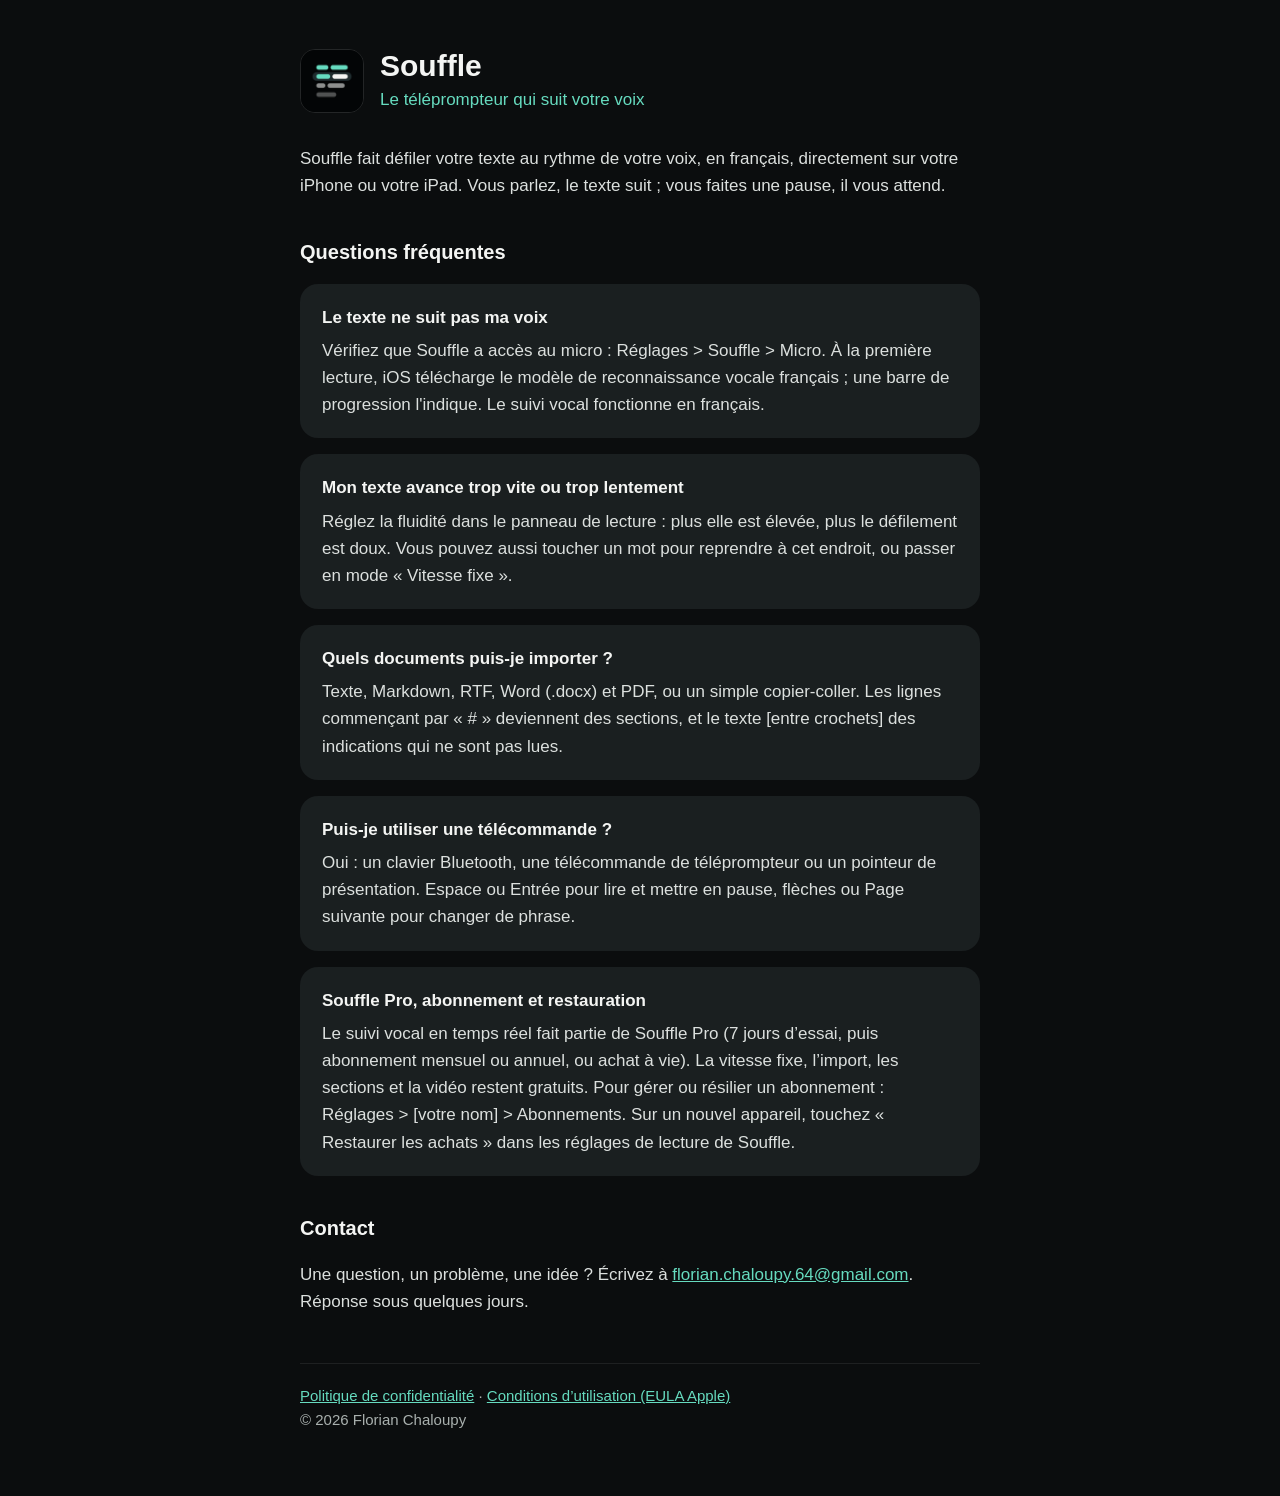
<file: index.html>
<!doctype html>
<html lang="fr">
<head>
<meta charset="utf-8">
<meta name="viewport" content="width=device-width, initial-scale=1">
<title>Souffle – Assistance</title>
<meta name="description" content="Souffle, le téléprompteur qui suit votre voix : aide et contact.">
<link rel="icon" href="icone.png">
<link rel="stylesheet" href="style.css">
</head>
<body>
<main>
<header>
  <img src="icone.png" alt="">
  <div><h1>Souffle</h1><p>Le téléprompteur qui suit votre voix</p></div>
</header>

<p>Souffle fait défiler votre texte au rythme de votre voix, en français, directement sur votre iPhone ou votre iPad. Vous parlez, le texte suit ; vous faites une pause, il vous attend.</p>

<h2>Questions fréquentes</h2>

<div class="card"><h3>Le texte ne suit pas ma voix</h3>
<p>Vérifiez que Souffle a accès au micro : Réglages &gt; Souffle &gt; Micro. À la première lecture, iOS télécharge le modèle de reconnaissance vocale français ; une barre de progression l'indique. Le suivi vocal fonctionne en français.</p></div>

<div class="card"><h3>Mon texte avance trop vite ou trop lentement</h3>
<p>Réglez la fluidité dans le panneau de lecture : plus elle est élevée, plus le défilement est doux. Vous pouvez aussi toucher un mot pour reprendre à cet endroit, ou passer en mode « Vitesse fixe ».</p></div>

<div class="card"><h3>Quels documents puis-je importer ?</h3>
<p>Texte, Markdown, RTF, Word (.docx) et PDF, ou un simple copier-coller. Les lignes commençant par « # » deviennent des sections, et le texte [entre crochets] des indications qui ne sont pas lues.</p></div>

<div class="card"><h3>Puis-je utiliser une télécommande ?</h3>
<p>Oui : un clavier Bluetooth, une télécommande de téléprompteur ou un pointeur de présentation. Espace ou Entrée pour lire et mettre en pause, flèches ou Page suivante pour changer de phrase.</p></div>

<div class="card"><h3>Souffle Pro, abonnement et restauration</h3>
<p>Le suivi vocal en temps réel fait partie de Souffle Pro (7 jours d’essai, puis abonnement mensuel ou annuel, ou achat à vie). La vitesse fixe, l’import, les sections et la vidéo restent gratuits. Pour gérer ou résilier un abonnement : Réglages &gt; [votre nom] &gt; Abonnements. Sur un nouvel appareil, touchez « Restaurer les achats » dans les réglages de lecture de Souffle.</p></div>

<h2>Contact</h2>
<p>Une question, un problème, une idée ? Écrivez à <a href="mailto:florian.chaloupy.64@gmail.com">florian.chaloupy.64@gmail.com</a>. Réponse sous quelques jours.</p>

<footer>
  <a href="confidentialite/">Politique de confidentialité</a> · <a href="https://www.apple.com/legal/internet-services/itunes/dev/stdeula/">Conditions d’utilisation (EULA Apple)</a><br>
  © 2026 Florian Chaloupy
</footer>
</main>
</body>
</html>
</file>
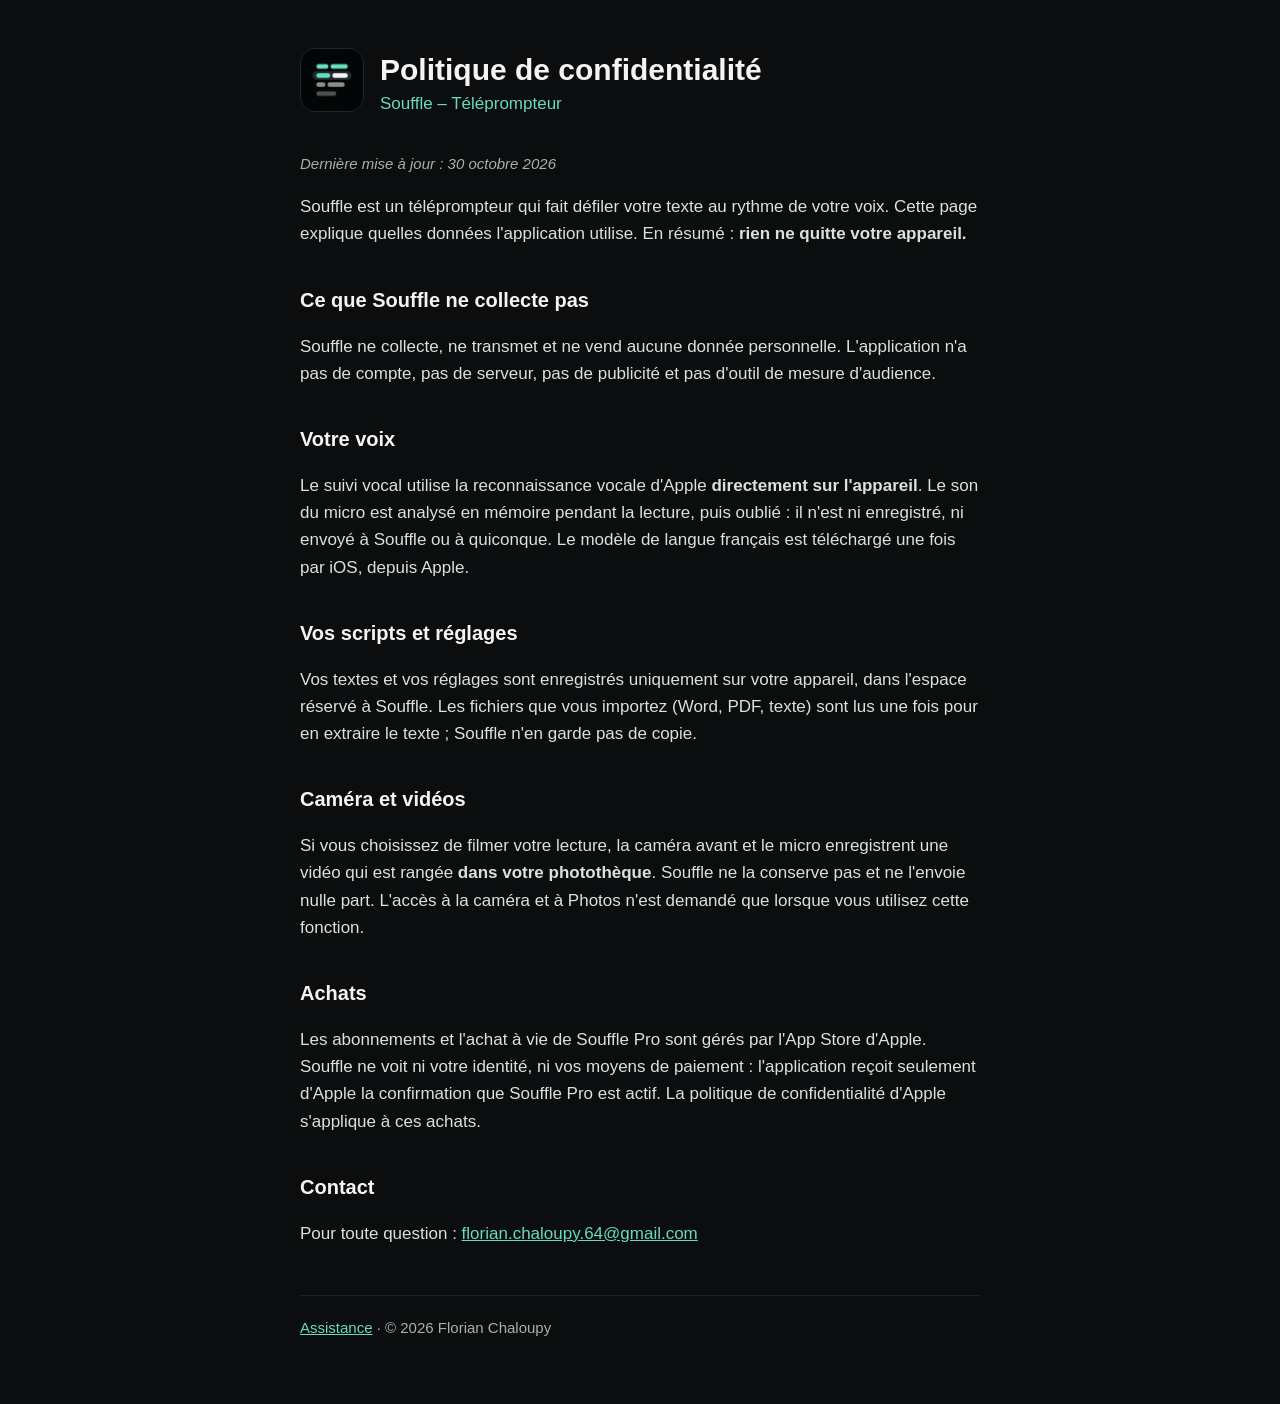
<file: confidentialite/index.html>
<!doctype html>
<html lang="fr">
<head>
<meta charset="utf-8">
<meta name="viewport" content="width=device-width, initial-scale=1">
<title>Souffle – Confidentialité</title>
<meta name="description" content="Politique de confidentialité de Souffle : rien ne quitte votre appareil.">
<link rel="icon" href="../icone.png">
<link rel="stylesheet" href="../style.css">
</head>
<body>
<main>
<header>
  <a href="../"><img src="../icone.png" alt=""></a>
  <div><h1>Politique de confidentialité</h1><p>Souffle – Téléprompteur</p></div>
</header>
<p class="muted"><em>Dernière mise à jour : 30 octobre 2026</em></p>
<p>Souffle est un téléprompteur qui fait défiler votre texte au rythme de votre voix. Cette page explique quelles données l'application utilise. En résumé : <strong>rien ne quitte votre appareil.</strong></p>
<h2>Ce que Souffle ne collecte pas</h2>
<p>Souffle ne collecte, ne transmet et ne vend aucune donnée personnelle. L'application n'a pas de compte, pas de serveur, pas de publicité et pas d'outil de mesure d'audience.</p>
<h2>Votre voix</h2>
<p>Le suivi vocal utilise la reconnaissance vocale d'Apple <strong>directement sur l'appareil</strong>. Le son du micro est analysé en mémoire pendant la lecture, puis oublié : il n'est ni enregistré, ni envoyé à Souffle ou à quiconque. Le modèle de langue français est téléchargé une fois par iOS, depuis Apple.</p>
<h2>Vos scripts et réglages</h2>
<p>Vos textes et vos réglages sont enregistrés uniquement sur votre appareil, dans l'espace réservé à Souffle. Les fichiers que vous importez (Word, PDF, texte) sont lus une fois pour en extraire le texte ; Souffle n'en garde pas de copie.</p>
<h2>Caméra et vidéos</h2>
<p>Si vous choisissez de filmer votre lecture, la caméra avant et le micro enregistrent une vidéo qui est rangée <strong>dans votre photothèque</strong>. Souffle ne la conserve pas et ne l'envoie nulle part. L'accès à la caméra et à Photos n'est demandé que lorsque vous utilisez cette fonction.</p>
<h2>Achats</h2>
<p>Les abonnements et l'achat à vie de Souffle Pro sont gérés par l'App Store d'Apple. Souffle ne voit ni votre identité, ni vos moyens de paiement : l'application reçoit seulement d'Apple la confirmation que Souffle Pro est actif. La politique de confidentialité d'Apple s'applique à ces achats.</p>
<h2>Contact</h2>
<p>Pour toute question : <a href="mailto:florian.chaloupy.64@gmail.com">florian.chaloupy.64@gmail.com</a></p>
<footer><a href="../">Assistance</a> · © 2026 Florian Chaloupy</footer>
</main>
</body>
</html>
</file>
<file: style.css>
:root { --ink: #0B0D0E; --card: #1A1F20; --mint: #66DBBF; --paper: #F4F5F3; --muted: #A9B0AE; }
* { box-sizing: border-box; }
body { margin: 0; background: var(--ink); color: var(--paper); font: 17px/1.6 -apple-system, BlinkMacSystemFont, "SF Pro Text", "Helvetica Neue", sans-serif; }
main { max-width: 720px; margin: 0 auto; padding: 48px 20px 64px; }
header { display: flex; align-items: center; gap: 16px; margin-bottom: 32px; }
header img { width: 64px; height: 64px; border-radius: 15px; border: 1px solid rgba(255,255,255,.1); }
header a { color: inherit; text-decoration: none; }
h1 { font-size: 30px; line-height: 1.2; margin: 0; }
header p { margin: 2px 0 0; color: var(--mint); }
h2 { font-size: 20px; margin: 36px 0 8px; }
p, li { color: #DCE0DE; }
a { color: var(--mint); }
.card { background: var(--card); border-radius: 18px; padding: 20px 22px; margin: 16px 0; }
.card h3 { margin: 0 0 6px; font-size: 17px; }
.card p { margin: 0; }
.muted, footer { color: var(--muted); font-size: 15px; }
footer { margin-top: 48px; border-top: 1px solid rgba(255,255,255,.08); padding-top: 20px; }
</file>
